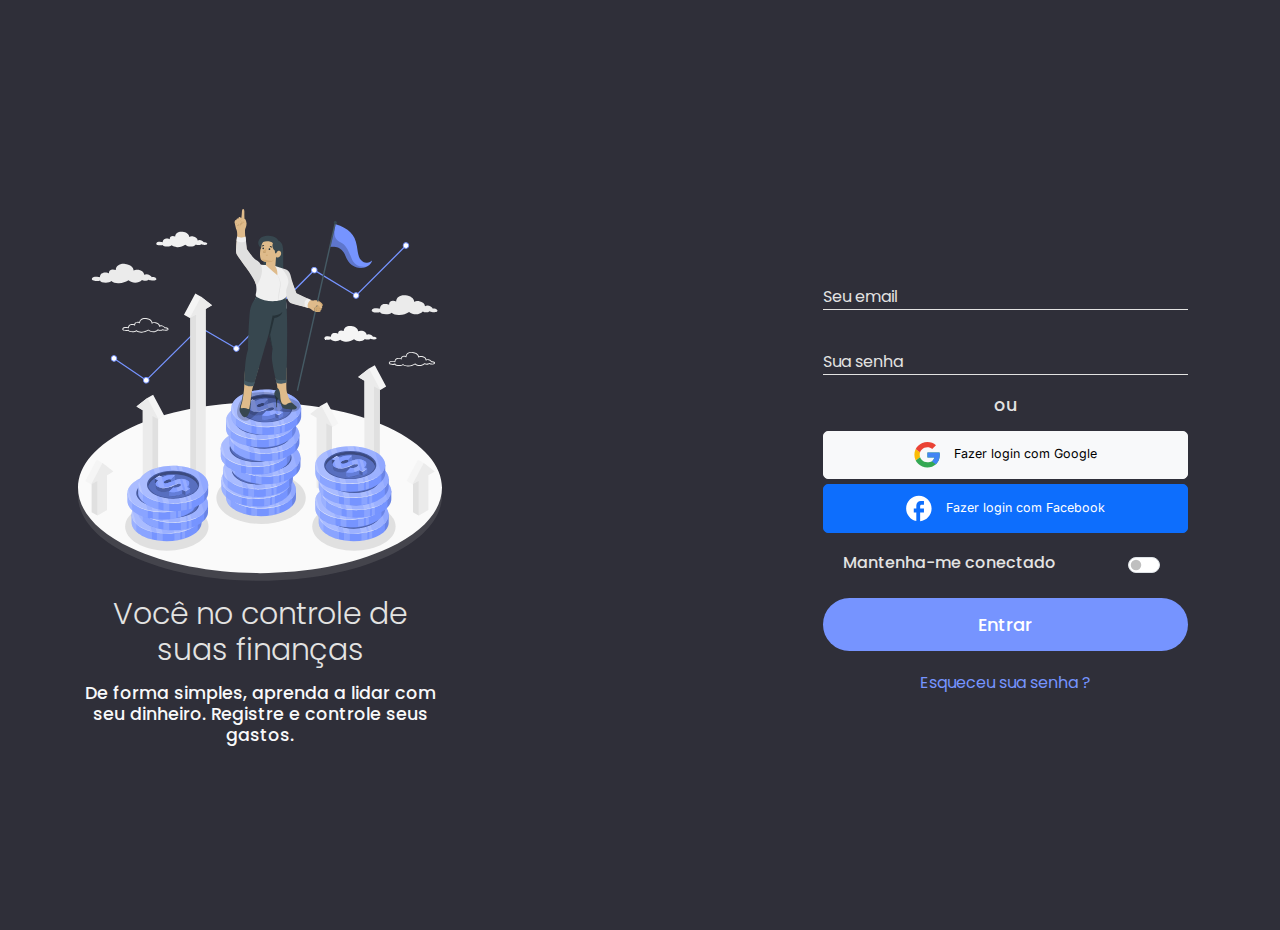
<file: index.html>
<!DOCTYPE html>
<html lang="pt-BR">

<head>
    <meta charset="UTF-8">
    <meta name="viewport" content="width=device-
            width, initial-scale=1.0">
    <title>Simple Finance</title>
    <script>
        window.onload = function () {
            window.location.href = "./pages/login/login.html";
        };
    </script>
</head>

<body>
</body>

</html>
</file>
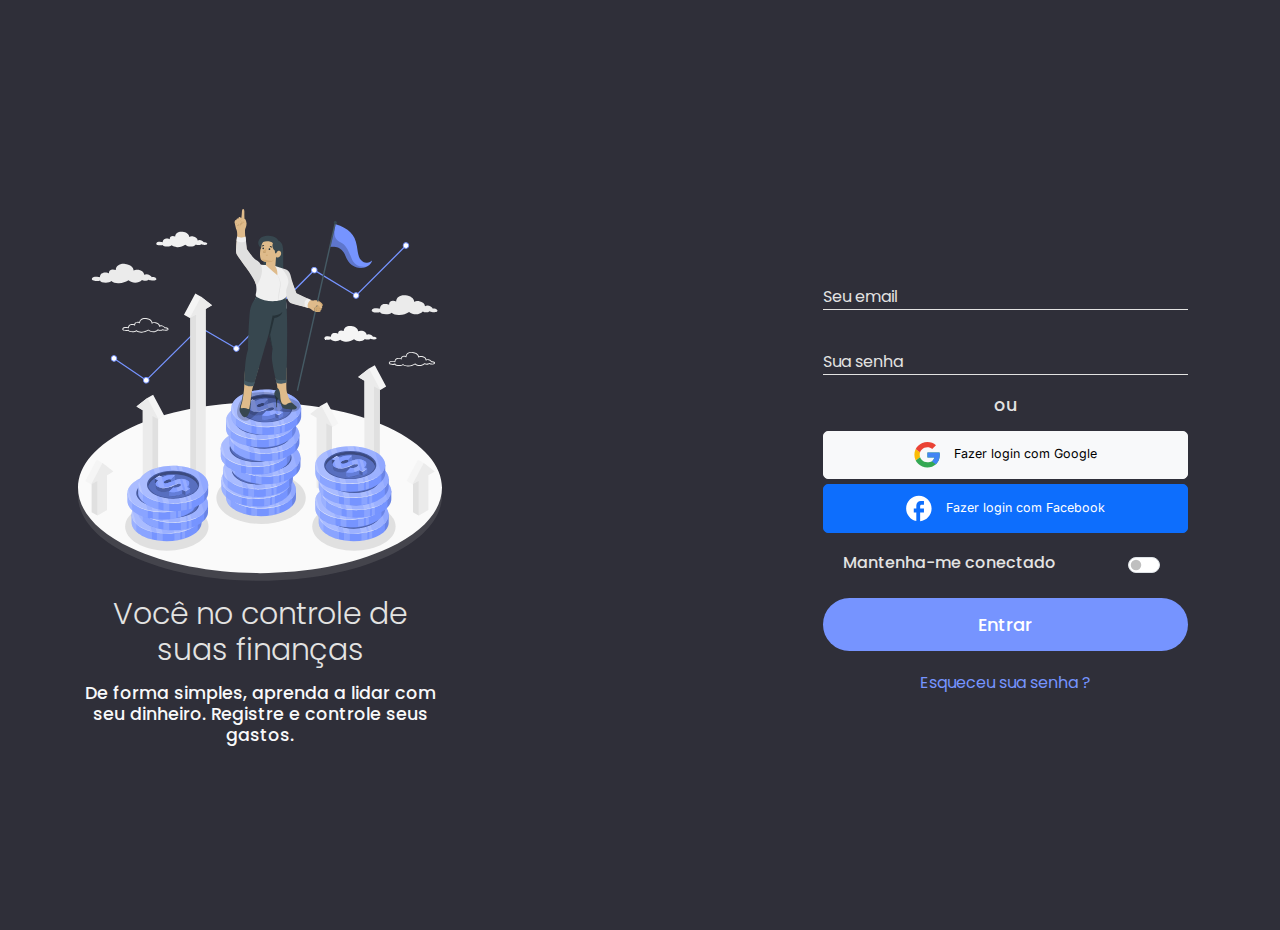
<file: pages/login/login.html>
<!DOCTYPE html>
<html lang="pt-BR">

<head>

    <!-- Link with google fonts to provide
        fonts by google server to CSS -->
    <link rel="preconnect" href="https://fonts.googleapis.com">
    <link rel="preconnect" href="https://fonts.gstatic.com" crossorigin>
    <link href="https://fonts.googleapis.com/css2?family=Poppins:wght@300&display=swap" rel="stylesheet">
    <link rel="preconnect" href="https://fonts.googleapis.com">
    <link rel="preconnect" href="https://fonts.gstatic.com" crossorigin>
    <link href="https://fonts.googleapis.com/css2?family=Inter:wght@500&display=swap" rel="stylesheet">
    <!-- Chamada da CDN do Font Awasome -->
    <link rel="stylesheet" href="https://cdnjs.cloudflare.com/ajax/libs/font-awesome/6.4.0/css/all.min.css"
        integrity="sha512-iecdLmaskl7CVkqkXNQ/ZH/XLlvWZOJyj7Yy7tcenmpD1ypASozpmT/E0iPtmFIB46ZmdtAc9eNBvH0H/ZpiBw=="
        crossorigin="anonymous" referrerpolicy="no-referrer" />
    <!-- Chamada da CDN para o Bootstrap -->
    <link rel="stylesheet" href="	https://cdn.jsdelivr.net/npm/bootstrap@5.3.0/dist/css/bootstrap.min.css">

    <meta charset="UTF-8">
    <meta name="viewport" content="width=device-
        width, initial-scale=1.0">
    <title>Simple Finance</title>
    <link rel="stylesheet" href="/assets/css/colors.css">
    <link rel="stylesheet" href="/assets/css/style.css">
</head>

<body>
    <section class="container mt-5 ">
        <div class="row d-flex justify-content-between align-items-center hero">
            <!-- Banner com Texto -->
            <div class="col-lg-4 text-center ms-50">
                <div class="banner">
                    <figure>
                        <img class="finance-leaders img-fluid" src="/assets/images/financial-goals.svg"
                            alt="Mulher alcançando suas metas através do seu dinheiro">
                    </figure>
                    <h2 class="display-5 my-4">Você no controle de suas finanças</h2>
                    <h3 class="text-light ">De forma simples, aprenda a lidar com seu dinheiro. Registre e controle seus
                        gastos.</h3>
                </div>
            </div>
            <!-- Fim Banner com Texto -->

            <!-- coluna de espaçamento -->
            <div class="col-lg-2"></div>
            <!-- fim coluna de espaçamento -->

            <!-- Formulário de login -->
            <div class="col-lg-4 text-center me-lg-4">
                <div class="application-form">

                    <!-- Inputs -->
                    <input type="email" class="form" id="teste" placeholder="Seu email">
                    <input type="password" class="form" id="teste" placeholder="Sua senha">
                    <!-- Fim Inputs -->

                    <h3 class="mb-4">ou</h3>
                    <!-- Opções de login com contas externas -->
                    <div class="d-grid gap-2">
                        <button class="btn btn-light btn-lg py-3 btn-font btn-hover-light">
                            <img class="me-3" src="/assets/icons/google_icon.svg" alt="logo do Google">
                            Fazer login com Google
                        </button>
                        <button class="btn btn-primary facebook btn-lg py-3 btn-font btn-hover-primary ">
                            <img class="me-3" src="/assets/icons/facebook_icon.svg" alt="logo do Facebook">
                            Fazer login com Facebook
                        </button>
                    </div>
                    <!-- Fim Opções de login com contas externas -->

                    <div class="switch-component">
                        <h3>Mantenha-me conectado</h3>
                        <div class="form-check form-switch">
                            <input class="form-check-input" type="checkbox" role="switch" id="flexSwitchCheckDefault">
                        </div>
                    </div>
                    <button class="application-btn" href="Entrar">Entrar</button>
                    <a class="text-button" href="">Esqueceu sua senha ?</a>
                </div>
            </div>
            <!-- Fim Formulário de login -->
        </div>
    </section>
</body>

</html>
</file>
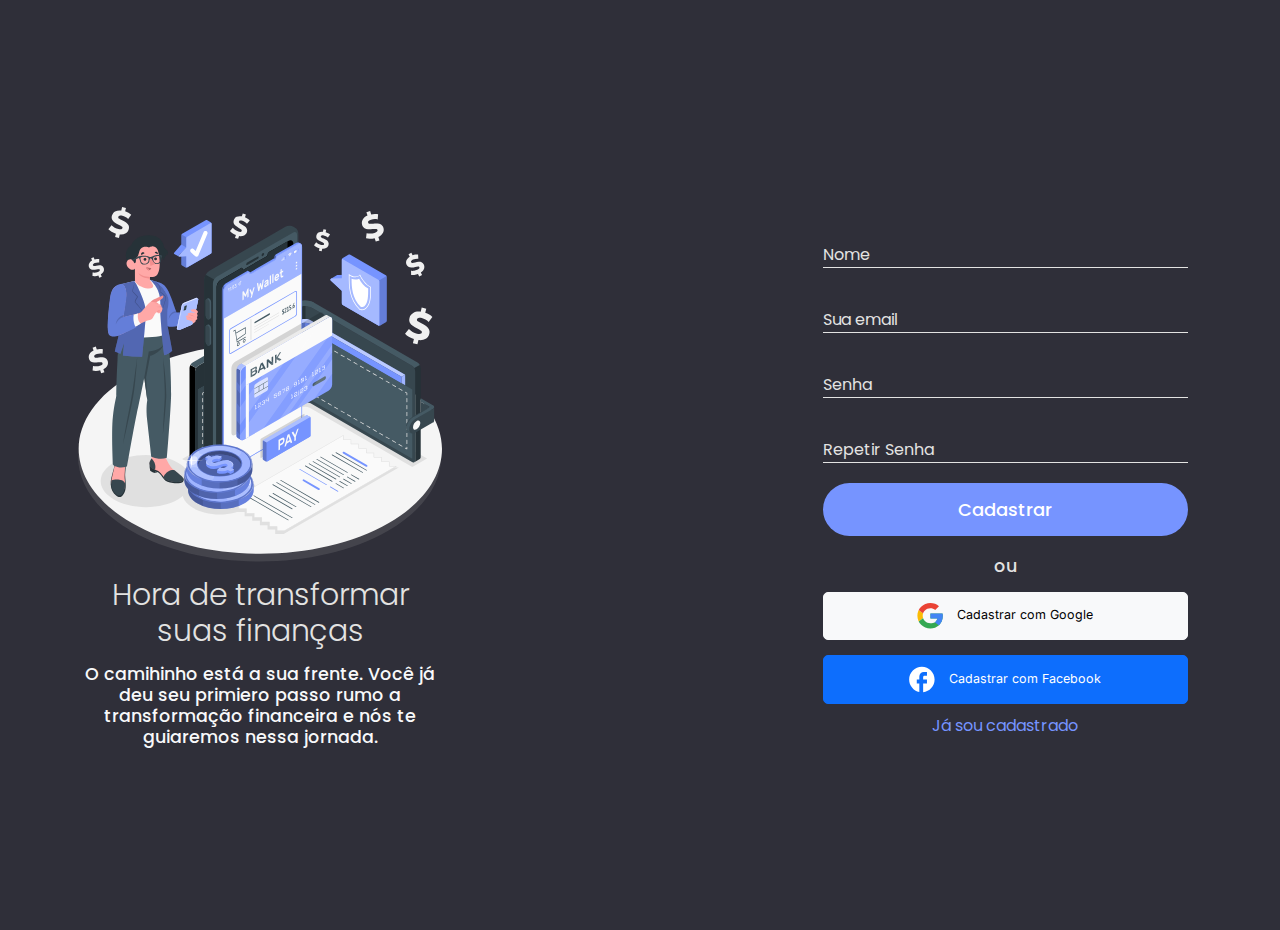
<file: pages/register/register.html>
<!DOCTYPE html>
<html lang="pt-BR">

<head>

    <!-- Link with google fonts to provide
        fonts by google server to CSS -->
    <link rel="preconnect" href="https://fonts.googleapis.com">
    <link rel="preconnect" href="https://fonts.gstatic.com" crossorigin>
    <link href="https://fonts.googleapis.com/css2?family=Poppins:wght@300&display=swap" rel="stylesheet">
    <link rel="preconnect" href="https://fonts.googleapis.com">
    <link rel="preconnect" href="https://fonts.gstatic.com" crossorigin>
    <link href="https://fonts.googleapis.com/css2?family=Inter:wght@500&display=swap" rel="stylesheet">
    <!-- Chamada da CDN do Font Awasome -->
    <link rel="stylesheet" href="https://cdnjs.cloudflare.com/ajax/libs/font-awesome/6.4.0/css/all.min.css"
        integrity="sha512-iecdLmaskl7CVkqkXNQ/ZH/XLlvWZOJyj7Yy7tcenmpD1ypASozpmT/E0iPtmFIB46ZmdtAc9eNBvH0H/ZpiBw=="
        crossorigin="anonymous" referrerpolicy="no-referrer" />
    <!-- Chamada da CDN para o Bootstrap -->
    <link rel="stylesheet" href="	https://cdn.jsdelivr.net/npm/bootstrap@5.3.0/dist/css/bootstrap.min.css">
    <meta charset="UTF-8">
    <meta name="viewport" content="width=device-
        width, initial-scale=1.0">
    <title>Simple Finance</title>
    <link rel="stylesheet" href="/assets/css/style.css">
    <link rel="stylesheet" href="/assets/css/colors.css">
</head>

<body>
    <section class="container mt-5 ">
        <div class="row d-flex justify-content-between align-items-center hero">
            <!-- Banner com Texto -->
            <div class="col-lg-4 text-center ms-50">
                <div class="banner">
                    <figure>
                        <img class="finance-leaders img-fluid" src="/assets/images/financial-control.svg"
                            alt="Mulher alcançando suas metas através do seu dinheiro">
                    </figure>
                    <h2 class="display-5 my-4">Hora de transformar suas finanças</h2>
                    <h3 class="text-light ">O camihinho está a sua frente. Você já deu seu primiero passo rumo a
                        transformação financeira e nós te guiaremos nessa jornada.</h3>
                </div>
            </div>
            <!-- Fim Banner com Texto -->

            <!-- coluna de espaçamento -->
            <div class="col-lg-2"></div>
            <!-- fim coluna de espaçamento -->

            <!-- Formulário de cadastro -->
            <div class="col-lg-4 text-center me-lg-4">
                <div class="application-form">

                    <!-- Inputs -->
                    <input type="email" class="form" placeholder="Nome">
                    <input type="password" class="form" placeholder="Sua email">
                    <input type="text" class="form" placeholder="Senha">
                    <input type="text" class="form" placeholder="Repetir Senha">
                    <!-- Fim Inputs -->
                    <button class="application-btn">Cadastrar</button>
                    <h3 class="mb-4">ou</h3>
                    <!-- Opções de cadastro com contas externas -->
                    <div class="d-grid gap-2">
                        <button class="btn btn-light btn-lg py-3 btn-font btn-hover-light mb-3">
                            <img class="me-3" src="/assets/icons/google_icon.svg" alt="logo do Google">
                            Cadastrar com Google
                        </button>
                        <button class="btn btn-primary facebook btn-lg py-3 btn-font btn-hover-primary mb-3">
                            <img class="me-3" src="/assets/icons/facebook_icon.svg" alt="logo do Facebook">
                            Cadastrar com Facebook
                        </button>
                    </div>
                    <!-- Fim Opções de cadastro com contas externas -->
                    <a class="text-button" href="">Já sou cadastrado</a>
                </div>
            </div>
            <!-- Fim Formulário de cadastro -->
        </div>
    </section>
</body>

</html>
</file>
<file: assets/css/colors.css>
:root {
    --color-primary: #7694ff;
    --color-secundary: #3f3f4b;
    --color-background: #2f2f39;
    --color-red: #e62e4d;
    --color-green: #1ad174;
    --color-light: #fff;
    --color-light-grey: #e3e3e2;
    --color-facebook: #3861f6;
}
</file>
<file: assets/css/style.css>
* {
    margin: 0;
    padding: 0;
    box-sizing: border-box;
    font-family: "Poppins", sans-serif;
}

html {
    font-size: 62.5%;
    color: var(--color-light-grey);
}

body {
    font-size: 1.6rem;
    background-color: var(--color-background);
}

h2,
p {
    color: var(--color-light-grey);
}

.hero {
    height: 900px;
}

.application-form {
    text-align: center;
    color: var(--color-light-grey);
}

.application-form .form {
    width: 100%;
    margin: 20px 0;
    color: var(--color-light);
    background-color: transparent;
    border: none;
    border-bottom: 1px solid var(--color-light-grey);
    outline: none;
}

.application-form .form::placeholder {
    color: var(--color-light-grey);
}

.application-form .form:focus {
    border-bottom: 1px solid var(--color-primary);
    color: var(--color-light-grey);
}

.btn-font {
    font-family: "Inter", sans-serif;
}

.btn-hover-light:hover {
    background-color: #ebebeb;
    font-family: "Inter", sans-serif;
}

.facebook {
    color: var(--color-light);
}

.switch-component {
    margin: 2rem;
    display: flex;
    text-align: start;
    justify-content: space-between;
}

.switch-component h3 {
    font-size: 1.6rem;
    color: var(--color-light-grey);
    font-weight: 500;
}

.application-btn {
    width: 100%;
    border: none;
    border-radius: 30px;
    padding: 13px;
    background-color: var(--color-primary);
    font-weight: 500;
    color: var(--color-light);
    margin: 0 0 2rem 0;
    font-size: 1.8rem;
}

.text-button {
    color: var(--color-primary);
    text-decoration: none;
}
</file>
